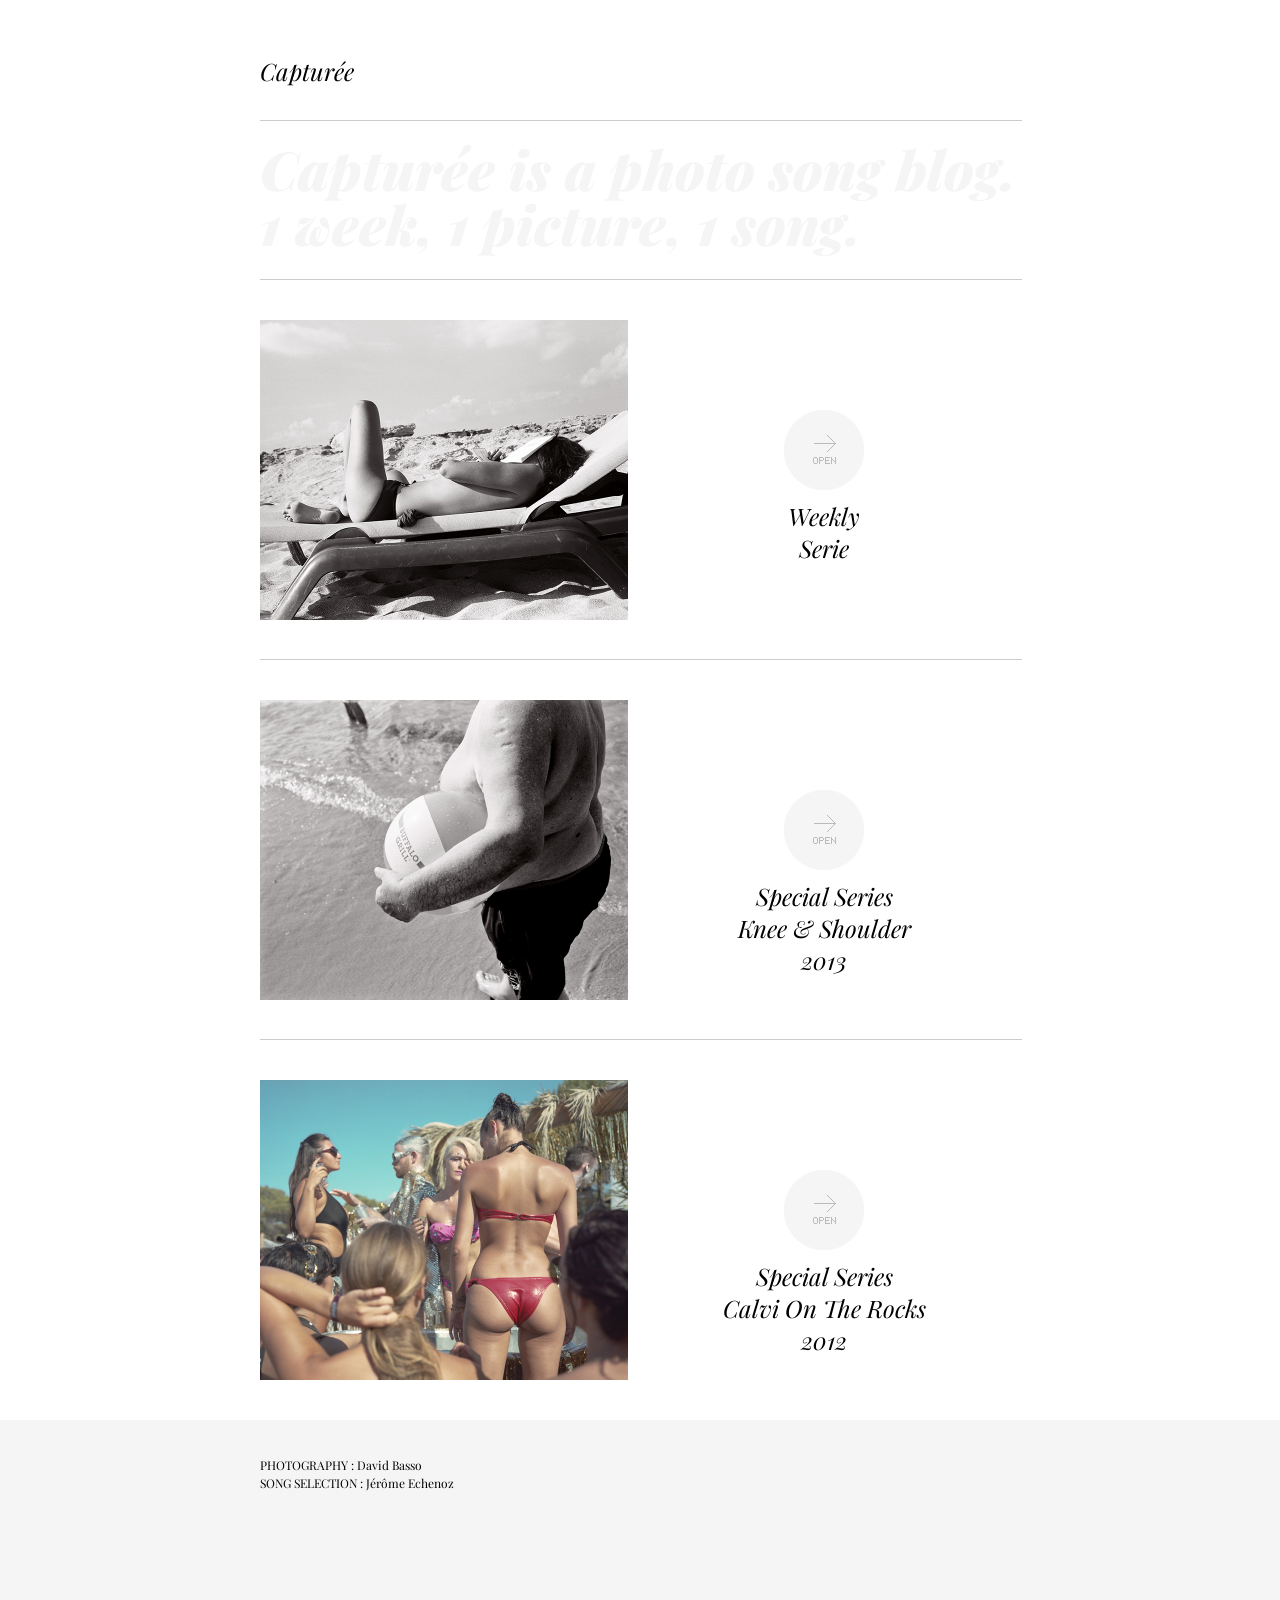
<file: index.html>
<!DOCTYPE html PUBLIC "-//W3C//DTD XHTML 1.0 Strict//EN" "http://www.w3.org/TR/xhtml1/DTD/xhtml1-strict.dtd">
<html xmlns="http://www.w3.org/1999/xhtml" lang="fr" xml:lang="de">
<head>
	<meta http-equiv="content-type" content="text/html; charset=utf-8" />
	<meta http-equiv="Content-Security-Policy" content="default-src * 'unsafe-inline' 'unsafe-eval' data: blob:;" />
	<meta http-equiv="Content-Script-Type" content="text/javascript" />
	<meta http-equiv="Content-Style-Type" content="text/css" />

    <meta http-equiv="description" name="description" content="Photo Song Blog - 1 week, 1 picture, 1 song - by David BASSO and Jerome Tacteel Echenoz" />
    <meta name="keywords" lang="fr" content="photo, song, blog, basso, echenoz, tacteel, capturee, song, uzik, paris, france" />
    <meta name="author" lang="fr" content="David Basso" />
    <meta name="copyright" content="Copyright (c) 2010 David Basso - All rights reserved" />
    <meta name="identifier-url" content="http://www.capturee.fr" />
    <meta name="expires" content="never" />
    <meta name="revisit-after" content="7 days" />
    <meta name="viewport" content="width=device-width, initial-scale=1" />
    
   
	<script type="text/javascript" src="js/jquery-1.4.2.min.js"></script>
    <script type="text/javascript" src="js/jquery.jcarousel.min.js"></script>
    <link rel="stylesheet" type="text/css" href="css/skin.css" />
    
	<script type="text/javascript">
    function mycarousel_initCallback(carousel)
    {
        // Disable autoscrolling if the user clicks the prev or next button.
        carousel.buttonNext.bind('click', function() {
            carousel.startAuto(0);
        });
    
        carousel.buttonPrev.bind('click', function() {
            carousel.startAuto(0);
        });
    
        // Pause autoscrolling if the user moves with the cursor over the clip.
        carousel.clip.hover(function() {
            carousel.stopAuto();
        }, function() {
            carousel.startAuto();
        });
    };
	
	jQuery.easing['easeInOutExpo'] = function (x, t, b, c, d) {
		if (t==0) return b;
		if (t==d) return b+c;
		if ((t/=d/2) < 1) return c/2 * Math.pow(2, 10 * (t - 1)) + b;
		return c/2 * (-Math.pow(2, -10 * --t) + 2) + b;
	};
    
    jQuery(document).ready(function() {
        jQuery('#mycarousel').jcarousel({
            auto: 1.5,
			wrap: "circular",
			animation: 600,
			vertical: true,
			size: 4,
			scroll: 1,
			easing: 'easeInOutExpo',
            initCallback: mycarousel_initCallback
        });
    });
	
	jQuery(document).ready(function() {
        jQuery('#mycarousel2').jcarousel({
            auto: 1.5,
			wrap: "circular",
			animation: 600,
			vertical: true,
			size: 4,
			scroll: 1,
			easing: 'easeInOutExpo',
            initCallback: mycarousel_initCallback
        });
    });	
	
	jQuery(document).ready(function() {
        jQuery('#mycarousel3').jcarousel({
            auto: 1.5,
			wrap: "circular",
			animation: 600,
			vertical: true,
			size: 3,
			scroll: 1,
			easing: 'easeInOutExpo',
            initCallback: mycarousel_initCallback
        });
    });	
    </script>    

	<title>Capturée (by David Basso &amp; Jérôme Echenoz) / 1 week, 1 picture, 1 song</title>
<link href="css/cssINDEX.css" rel="stylesheet" type="text/css" />
<link href='https://fonts.googleapis.com/css?family=Playfair+Display:400,700,400italic,700italic' rel='stylesheet' type='text/css'>

<script type="text/javascript">
function MM_swapImgRestore() { //v3.0
  var i,x,a=document.MM_sr; for(i=0;a&&i<a.length&&(x=a[i])&&x.oSrc;i++) x.src=x.oSrc;
}
function MM_preloadImages() { //v3.0
  var d=document; if(d.images){ if(!d.MM_p) d.MM_p=new Array();
    var i,j=d.MM_p.length,a=MM_preloadImages.arguments; for(i=0; i<a.length; i++)
    if (a[i].indexOf("#")!=0){ d.MM_p[j]=new Image; d.MM_p[j++].src=a[i];}}
}

function MM_findObj(n, d) { //v4.01
  var p,i,x;  if(!d) d=document; if((p=n.indexOf("?"))>0&&parent.frames.length) {
    d=parent.frames[n.substring(p+1)].document; n=n.substring(0,p);}
  if(!(x=d[n])&&d.all) x=d.all[n]; for (i=0;!x&&i<d.forms.length;i++) x=d.forms[i][n];
  for(i=0;!x&&d.layers&&i<d.layers.length;i++) x=MM_findObj(n,d.layers[i].document);
  if(!x && d.getElementById) x=d.getElementById(n); return x;
}

function MM_swapImage() { //v3.0
  var i,j=0,x,a=MM_swapImage.arguments; document.MM_sr=new Array; for(i=0;i<(a.length-2);i+=3)
   if ((x=MM_findObj(a[i]))!=null){document.MM_sr[j++]=x; if(!x.oSrc) x.oSrc=x.src; x.src=a[i+2];}
}

//GOOGLE

  var _gaq = _gaq || [];
  _gaq.push(['_setAccount', 'UA-20911489-1']);
  _gaq.push(['_trackPageview']);

  (function() {
    var ga = document.createElement('script'); ga.type = 'text/javascript'; ga.async = true;
    ga.src = ('https:' == document.location.protocol ? 'https://ssl' : 'http://www') + '.google-analytics.com/ga.js';
    var s = document.getElementsByTagName('script')[0]; s.parentNode.insertBefore(ga, s);
  })();

</script>
</head>

<body onload="MM_preloadImages('assets/OPEN2.jpg')">
<div id="header">
  <div id="logo">Capturée</div>
<div id="lineSeparation1">
    	<hr color="#cccccc" width="760" size="1" style=" position:relative; top:31px;" />
    </div>
</div>
<div id="middleText">
	<div id="text1"><br /><br /><br /><br />Capturée is a photo song blog.<br /><br /><br /><br /><br />1 week, 1 picture, 1 song.
	</div>
    <div id="lineSeparation2">
    	<hr color="#cccccc" width="760" size="1" style=" position:relative; top:31px;" />
    </div>
</div>
<div id="mobileTagline">Capturee is a photo song blog.<br />1 week, 1 picture, 1 song.</div>
<div id="middlePush">
	<div id="photoCadre"><a href="weekly.html" onmouseout="MM_swapImgRestore()" onmouseover="MM_swapImage('pushOPEN','','assets/OPEN2.jpg',1)">
      <ul id="mycarousel" class="jcarousel-skin-tango">
    <li><img src="img/INDEX1-014.jpg" width="368" height="300" alt="" /></li>
    <li><img src="img/INDEX1-013.jpg" width="368" height="300" alt="" /></li>
    <li><img src="img/INDEX1-012.jpg" width="368" height="300" alt="" /></li>
    <li><img src="img/INDEX1-011.jpg" width="368" height="300" alt="" /></li>
      </ul>
    </a></div>
    <div id="pushCadre">
        <div id="pushBTN">
          <a href="weekly.html" onmouseout="MM_swapImgRestore()" onmouseover="MM_swapImage('pushOPEN','','assets/OPEN2.jpg',1)"><img src="assets/OPEN1.jpg" width="100" height="100" border="0" id="pushOPEN" /></a>
        </div>
        <div id="pushTXT">Weekly<br />Serie</div>
    </div>	
    <div id="lineSeparation2">
    	<hr color="#cccccc" width="760" size="1" style=" position:relative; top:31px;" />
    </div>
</div>

<div id="middlePush">
	<div id="photoCadre"><a href="kneeandshoulder/index.html" onmouseout="MM_swapImgRestore()" onmouseover="MM_swapImage('pushOPEN3','','assets/OPEN2.jpg',1)">
      <ul id="mycarousel3" class="jcarousel-skin-tango">
    <li><img src="img/INDEX3.jpg" width="368" height="300" alt="" /></li>
    <li><img src="img/INDEX32.jpg" width="368" height="300" alt="" /></li>
    <li><img src="img/INDEX33.jpg" width="368" height="300" alt="" /></li>
      </ul>
    </a></div>
    <div id="pushCadre">
        <div id="pushBTN">
          <a href="kneeandshoulder/index.html" onmouseout="MM_swapImgRestore()" onmouseover="MM_swapImage('pushOPEN3','','assets/OPEN2.jpg',1)"><img src="assets/OPEN1.jpg" width="100" height="100" border="0" id="pushOPEN3" /></a>
        </div>
        <div id="pushTXT">Special Series<br />Knee & Shoulder<br />2013</div>
    </div>	
    <div id="lineSeparation2">
    	<hr color="#cccccc" width="760" size="1" style=" position:relative; top:31px;" />
    </div>
</div>

<div id="middlePush2">
	<div id="photoCadre"><a href="calvi2012/index.html" onmouseout="MM_swapImgRestore()" onmouseover="MM_swapImage('pushOPEN2','','assets/OPEN2.jpg',1)">
    <ul id="mycarousel2" class="jcarousel-skin-tango">
    <li><img src="img/INDEX2.jpg" width="368" height="300" alt="" /></li>
    <li><img src="img/INDEX22.jpg" width="368" height="300" alt="" /></li>
    <li><img src="img/INDEX23.jpg" width="368" height="300" alt="" /></li>
    <li><img src="img/INDEX24.jpg" width="368" height="300" alt="" /></li>
      </ul>
    </a></div>
    <div id="pushCadre">
        <div id="pushBTN">
          <a href="calvi2012/" onmouseout="MM_swapImgRestore()" onmouseover="MM_swapImage('pushOPEN2','','assets/OPEN2.jpg',1)"><img src="assets/OPEN1.jpg" width="100" height="100" border="0" id="pushOPEN2" /></a>
        </div>
        <div id="pushTXT">Special Series<br />Calvi On The Rocks<br />2012</div>
    </div>
</div>
<div id="footer">
    <div id="footer2">
   		<div id="Credits"><br /><br />PHOTOGRAPHY : David Basso<br />SONG SELECTION : Jérôme Echenoz<br />
	</div>
        <div id="RS">
            <div id="RSfb">
                <iframe src="http://www.facebook.com/plugins/like.php?href=http%3A%2F%2Ffacebook.com%2Fpages%2FCapturee%2F187083431316201&amp;layout=button_count&amp;show_faces=false&amp;width=100&amp;action=like&amp;colorscheme=light&amp;height=21" scrolling="no" frameborder="0" height="20px"></iframe>    
            </div>
        </div>
    </div>
    
</div>


</body>
</html>
</file>
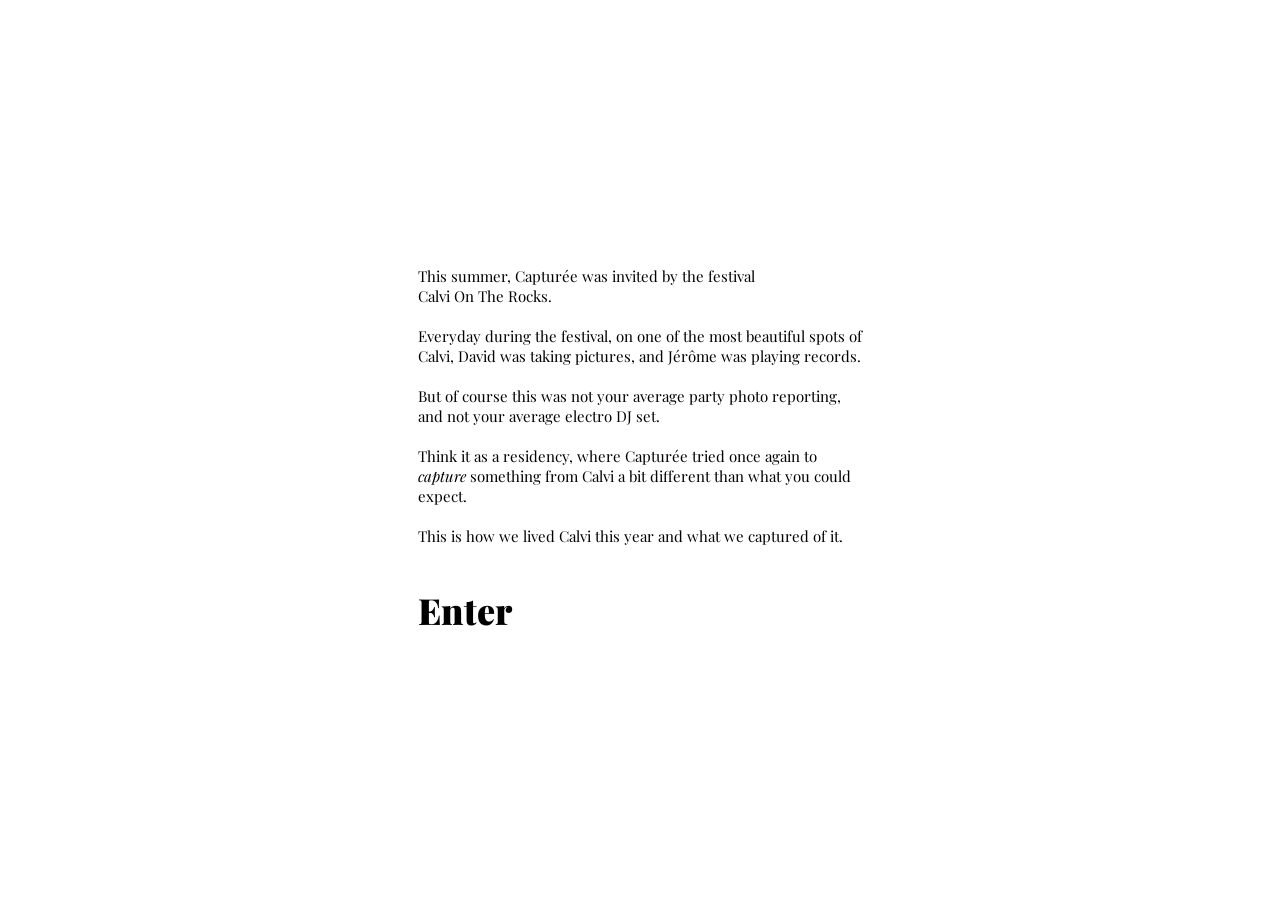
<file: calvi2012/index.html>
<html xmlns="http://www.w3.org/1999/xhtml">
<head>
	<meta http-equiv="content-type" content="text/html; charset=utf-8" />
	<meta http-equiv="Content-Security-Policy" content="default-src * 'unsafe-inline' 'unsafe-eval' data: blob:;" />
	<meta http-equiv="Content-Script-Type" content="text/javascript" />
	<meta http-equiv="Content-Style-Type" content="text/css" />

	<link href='https://fonts.googleapis.com/css?family=Playfair+Display:400,700,400italic,700italic' rel='stylesheet' type='text/css'>
    <meta http-equiv="description" name="description" content="Photo Song Blog - Calvi On The Rocks - In Casa - by David BASSO and Jerome Tacteel Echenoz" />
    <meta name="keywords" lang="fr" content="photo, song, blog, basso, echenoz, tacteel, capturee, song, uzik, paris, france" />
    <meta name="author" lang="fr" content="David Basso" />
    <meta name="copyright" content="Copyright (c) 2012 David Basso - All rights reserved" />
    <meta name="identifier-url" content="http://www.capturee.fr" />
    <meta name="expires" content="never" />
    <meta name="revisit-after" content="7 days" />

<title>Capturée - In Casa / CALVI ON THE ROCKS 2012</title>
<style type="text/css">
.introTxt {
	font-family: 'Playfair Display', Georgia, serif;
	width:445px;
	font-size:15px;
	
}
a {
	color: #000000;
	text-decoration: none;
	border: none;
	margin-left:0px;
	font-family: 'Playfair Display', Georgia, serif;
}
.enter {
	font-family: 'Playfair Display', Georgia, serif;
	font-weight: 900;
	font-size:36px;
}
</style>
</head>

<body>
<table cellpadding="0" cellspacing="0" width="100%" height="100%" border="0">
		<tr align="center">
			<td align="center">
				<table cellpadding="0" cellspacing="0" border="0">
					<tr>
						<td><div class="introTxt"><a href="index2.html">This summer, Capturée was invited by the festival<br>Calvi On The Rocks.<br><br>
						  Everyday during the festival, on one of the most beautiful spots of Calvi, David was taking pictures, and Jérôme was playing records.<br><br>
					    But of course this was not your average party photo reporting, and not your average electro DJ set.<br><br>
						  Think it as a residency, where Capturée tried once again to <i>capture</i> something from Calvi a bit different than what you could expect.<br><br>
					    This is how we lived Calvi this year and what we captured of it.<br><br><br>
					    <span class="enter">Enter</span> </a></div></td>
					</tr>											
				</table>				
			</td>
		</tr>
	</table>
</body>
</html>
</file>
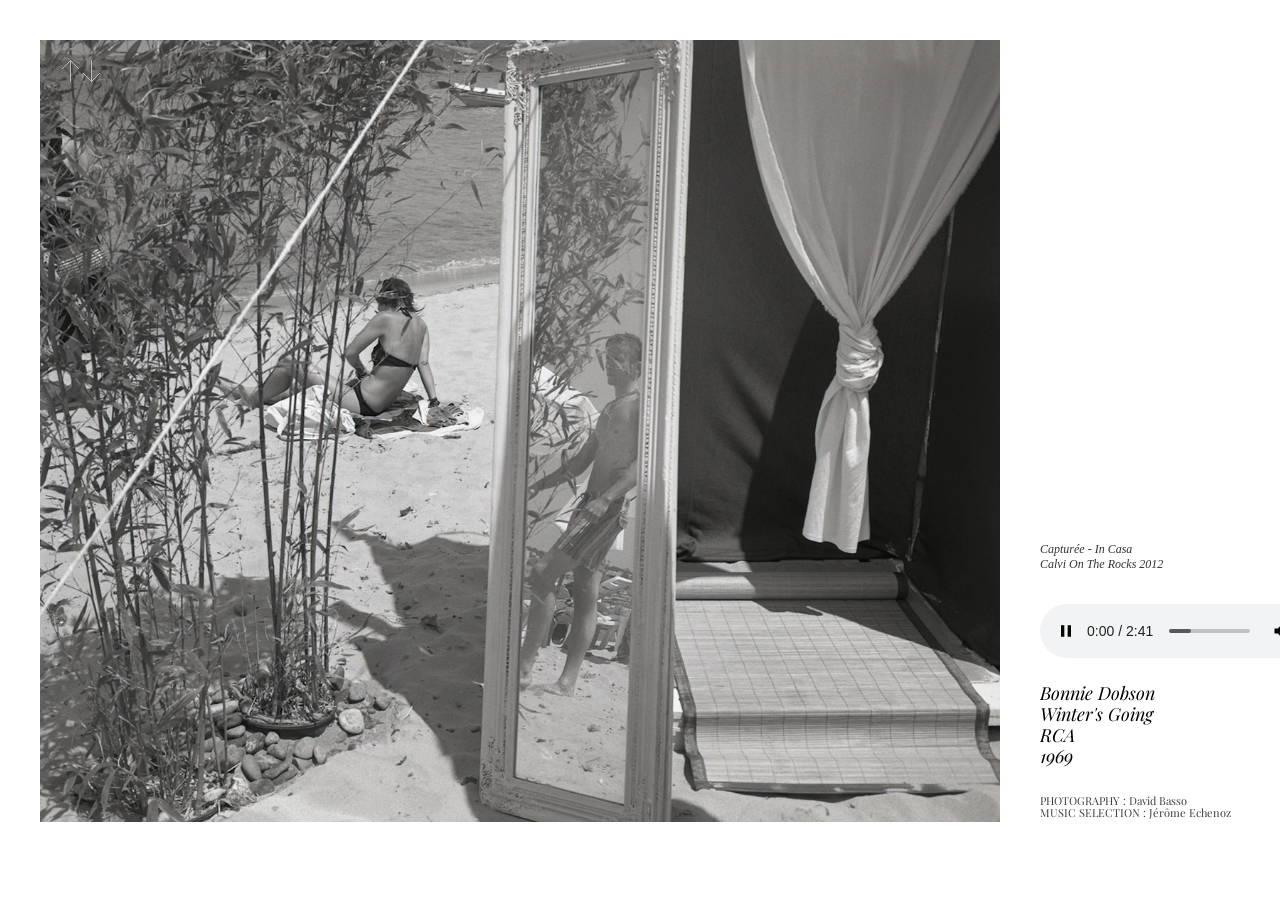
<file: calvi2012/index2.html>
<!DOCTYPE html PUBLIC "-//W3C//DTD XHTML 1.0 Strict//EN" "http://www.w3.org/TR/xhtml1/DTD/xhtml1-strict.dtd">
<html xmlns="http://www.w3.org/1999/xhtml" lang="fr" xml:lang="de">
<head>
	<meta http-equiv="content-type" content="text/html; charset=utf-8" />
	<meta http-equiv="Content-Security-Policy" content="default-src * 'unsafe-inline' 'unsafe-eval' data: blob:;" />
	<meta http-equiv="Content-Script-Type" content="text/javascript" />
	<meta http-equiv="Content-Style-Type" content="text/css" />

    <meta http-equiv="description" name="description" content="Photo Song Blog - Calvi On The Rocks - In Casa - by David BASSO and Jerome Tacteel Echenoz" />
    <meta name="keywords" lang="fr" content="photo, song, blog, basso, echenoz, tacteel, capturee, song, uzik, paris, france" />
    <meta name="author" lang="fr" content="David Basso" />
    <meta name="copyright" content="Copyright (c) 2012 David Basso - All rights reserved" />
    <meta name="identifier-url" content="http://www.capturee.fr" />
    <meta name="expires" content="never" />
    <meta name="revisit-after" content="7 days" />

	<title>Capturée - In Casa / CALVI ON THE ROCKS 2012</title>
 
	<!-- <link type="text/css" href="css/style.css" media="screen" rel="stylesheet" /> -->
	<link type="text/css" href="css/dockCADRE.css" media="screen" rel="stylesheet" />
	<link href='https://fonts.googleapis.com/css?family=Playfair+Display:400,700,400italic,700italic' rel='stylesheet' type='text/css'>
	<link title="cssCADRE" rel="stylesheet" type="text/css" href="css/cssCADRE.css" media="screen">
    <link href="css/popover.css" rel="stylesheet" type="text/css">
	
	<script type="text/javascript" src="js/jquery-1.3.2.min.js"></script>
	<script type="text/javascript" src="js/jquery.easing.1.3.js"></script>
	<script type="text/javascript" src="js/jquery.effects.core.min.js"></script>
	<script type="text/javascript" src="js/jquery.effects.slide.min.js"></script>
	<script type="text/javascript" src="js/jquery.effects.blind.min.js"></script>

	<script type="text/javascript" src="js/jquery.superbgimageCADRE.min.js"></script>

	<script type="text/javascript" src="js/fs.js"></script>
	<script type="text/javascript" src="js/dockCADRE.js"></script>
    
    <script type="text/javascript" src="js/swfobject.js"/></script>
    
    <script src="js/popover.js" type="text/javascript"></script>

<script type="text/javascript">


//AUDIO
function loadPlayer() {
	var audioPlayerVal = new Audio();
	audioPlayerVal.controls="controls";
	audioPlayerVal.autoplay="autoplay";
	audioPlayerVal.volume=1;
	audioPlayerVal.addEventListener('ended',superbgimage_click,true);
	audioPlayerVal.addEventListener('error',errorFallback,true);
	//audioPlayerVal.addEventListener('ended', alert("fini"));
	document.getElementById("audioplayer").appendChild(audioPlayerVal);
	nextSong();
}
function nextSong() {
	if(urlsong!='vide') {
		var audioPlayerVal = document.getElementsByTagName('audio')[0];
		if(audioPlayerVal!=undefined) {
			audioPlayerVal.volume=1;
			audioPlayerVal.src=urlsong;
			audioPlayerVal.load();
			audioPlayerVal.play();
		} else {
			loadPlayer();
		}
	} else {
		alert('the end!');
	}
}
function errorFallback() {
		nextSong();
}
function playPause() {
	var audioPlayerVal = document.getElementsByTagName('audio')[0];
	if(audioPlayerVal!=undefined) {
		if (audioPlayerVal.paused) {
			audioPlayerVal.play();
		} else {
			audioPlayerVal.pause();
		}
	} else {
		loadPlayer();
	}
}
function pickSong(num) {
	next = num;
	nextSong();
}

var urlsong = 'vide';



////////////////////////

function setActiveStyleSheet(title) {
   var i, a, main;
   for(i=0; (a = document.getElementsByTagName("link")[i]); i++) {
     if(a.getAttribute("rel").indexOf("style") != -1
        && a.getAttribute("title")) {
       a.disabled = true;
       if(a.getAttribute("title") == title) a.disabled = false;
     }
   }
 	document.getElementById("imgPREV").src = "assets/previous2.gif";
	document.getElementById("imgNEXT").src = "assets/next2.gif";
}

$(function() {

	// Options for SuperBGImage
		$.fn.superbgimage.options = {
		id: 'superbgimage', // id for the containter
		z_index: 0, // z-index for the container
		inlineMode: 0, // 0-resize to browser size, 1-do not resize to browser-size
		showimage: 1, // number of first image to display
		vertical_center: 0, // 0-align top, 1-center vertical
		transition: 91, // 0-none, 1-fade, 2-slide down, 3-slide left, 4-slide top, 5-slide right, 6-blind horizontal, 7-blind vertical, 90-slide right/left, 91-slide top/down
		transitionout: 1, // 0-no transition for previous image, 1-transition for previous image
		randomtransition: 0, // 0-none, 1-use random transition (0-7)
		showtitle: 0, // 0-none, 1-show title
		slideshow: 0, // 0-none, 1-autostart slideshow
		slide_interval: 50000, // interval for the slideshow
		randomimage: 0, // 0-none, 1-random image
		speed: 'slow', // animation speed
		preload: 1, // 0-none, 1-preload images
		onShow: superbgimage_show, // function-callback show image
		onClick: superbgimage_click, // function-callback click image
		onHide: superbgimage_hide, // function-callback hide image
		onMouseenter: superbgimage_mouseenter, // function-callback mouseenter
		onMouseleave: superbgimage_mouseleave, // function-callback mouseleave
		onMousemove: superbgimage_mousemove // function-callback mousemove
	};

	// initialize SuperBGImage
	$('#dock3').css("visibility",'hidden');	
	$('#thumbs1').superbgimage();
	if( navigator.userAgent.match(/webOS/i) || navigator.userAgent.match(/iPhone/i) || navigator.userAgent.match(/iPod/i) || navigator.userAgent.match(/iPad/i) || ('ontouchstart' in window)){
		showPopOver('pop2');
	}﻿

});

// function callback on hiding image
function superbgimage_hide(img) {
	$('#showtitle').hide();
}

// function callback on showing image
// get title and display it
function superbgimage_show(img) {
		
	$('.prev').css("visibility",'visible');
	$('.next').css("visibility",'visible');
	$('#superbgimage').append($('#showtitle'));
	$('a.imagecount').html(/*'image ' +*/ img /*+ ' of ' + $.superbg_imgIndex*/);
	$('a.title').fadeIn('fast');
	
	var songURL= "audio/" + $('#thumbs1 a' + "[rel='" + img + "']").attr('song') + ".mp3";
	setActiveStyleSheet('cssCADRE');
	
	urlsong = songURL;
	nextSong();
	
}

// function callback on clicking image, show next slide
function superbgimage_click(img) {
	$('#thumbs').nextSlide();
}

my_slideshowActive = false;

// function callback onmouseenter, stop slideshow, show pause-indicator
function superbgimage_mouseenter(img) {
	if ($.superbg_slideshowActive) {
		my_slideshowActive = true;
		if ($('#pause').length == 0) { 
			$('body').prepend('<div id="pause"><img src="pause.png" \/><\/div>');
		}
		$('#pause').css('position', 'absolute').css('z-index', 3).show();
		return $('#thumbs').stopSlideShow();
	}
}

// function callback onmouseleave, start slideshow, hide pause-indicator
function superbgimage_mouseleave(img) {
	if (my_slideshowActive && ($('#pause').length > 0) && ($('#pause').css('display') == 'block'))  { 
		$('#pause').hide();
		return $('#thumbs').startSlideShow();
	}	
}

// function callback onmousemove, show and move pause-indicator
function superbgimage_mousemove(img, e) {
	if (my_slideshowActive && ($('#pause').length > 0)) { 
		$("#pause").css("top",(e.pageY + 20) + "px").css("left",(e.pageX + 20) + "px").show();
	}
}


//GOOGLE

  var _gaq = _gaq || [];
  _gaq.push(['_setAccount', 'UA-20911489-1']);
  _gaq.push(['_trackPageview']);

  (function() {
    var ga = document.createElement('script'); ga.type = 'text/javascript'; ga.async = true;
    ga.src = ('https:' == document.location.protocol ? 'https://ssl' : 'http://www') + '.google-analytics.com/ga.js';
    var s = document.getElementsByTagName('script')[0]; s.parentNode.insertBefore(ga, s);
  })();

</script>


</head>

<body>


<div id="overlay"> <!-- content above BGimage -->

<div id="pop2" class="popover2" align="center">
			<a href="javascript:closePopOver('pop2');" onclick="playPause()">touch me...</a>
		</div>		
<div id="transBG" class="transBG"></div>

<a class="prev" href="#"><img id="imgPREV" src="assets/previous2.gif" alt="previous" /></a>
     <a class="next" href="#"><img id="imgNEXT" src="assets/next2.gif" alt="next" /></a>

<div id="dock3">
	<br /><br /><br /><br /><br /><br />
    Capturée - In Casa<br />
    Calvi On The Rocks 2012
</div>
<div id="dock">
		<meta name="description" content="capturée (by David Basso & Jérôme Echenoz)" />
        <div id='audioplayer'></div>
    	<br />
        <a class="titleArtiste titresong"></a><br />
        <a class="titleTrack titresong"></a><br />
        <a class="titleLabel titresong"></a><br />
        <a class="titleYear titresong"></a><br /><br />
        <div id="dock-credits" style="display:block; line-height:12px; font-family:'Playfair Display',Georgia,serif; font-size:11px; color:#3E3E3E; margin-top:6px;">
          PHOTOGRAPHY : David Basso<br />
          MUSIC SELECTION : J&eacute;r&ocirc;me Echenoz
        </div>
<fieldset id="control">
    </fieldset>
  <br /></div>
  <div id="dock2">
        

		
<fieldset id="thumbs1">
       		<br /><br /><br /><br /><br />
            <a href="img/calvi01.jpg" titleArtiste="Bonnie Dobson" titleTrack="Winter's Going" titleLabel="RCA" titleYear="1969" song="calvi01 - Winter s Going" date="26/07/2012" dark="black">1</a>
            <a href="img/calvi02.jpg" titleArtiste="Phill and Friends" titleTrack="This Man" titleLabel="Rio Records" titleYear="1980" song="calvi02 - This Man" date="26/07/2012" dark="black">2</a>
            <a href="img/calvi03.jpg" titleArtiste="Electronicat" titleTrack="Purple and Green" titleLabel="I'm A Cliché" titleYear="2001" song="calvi03 - Purple and Green" date="26/07/2012" dark="black">3</a>
            <a href="img/calvi04.jpg" titleArtiste="Boz Scaggs" titleTrack="Lowdown" titleLabel="Columbia" titleYear="1976" song="calvi04 - Lowdown" date="26/07/2012" dark="black">4</a>
            <a href="img/calvi05.jpg" titleArtiste="Lucio Battisti" titleTrack="Amarsi Un Po'" titleLabel="Numero Uno" titleYear="1977" song="calvi05 - Amarsi un po" date="26/07/2012" dark="black">5</a>
            <a href="img/calvi06.jpg" titleArtiste="Orlando Johnson" titleTrack="Turn The Music On (Jelly Bean mix)" titleLabel="Antibe Music" titleYear="2010" song="calvi06 - Turn The Music On (Jellybean Mix)" date="26/07/2012" dark="black">6</a>
            <a href="img/calvi07.jpg" titleArtiste="Kindness" titleTrack="SEOD (Zdar Dub Mix)" titleLabel="Female Energy" titleYear="2012" song="calvi07 - SEOD (Zdar Dub Mix)" date="26/07/2012" dark="black">7</a>
            <a href="img/calvi08.jpg" titleArtiste="The Beatles" titleTrack="Because (a capella)" titleLabel="Apple" titleYear="1996" song="calvi08 - Because (a cappella)" date="26/07/2012" dark="black">8</a>
            <a href="img/calvi09.jpg" titleArtiste="The Cryin' Shames" titleTrack="Please Stay" titleLabel="Decca" titleYear="1966" song="calvi09 - Please Stay" date="26/07/2012" dark="black">9</a>
            <a href="img/calvi10.jpg" titleArtiste="Wicked Game" titleTrack="Pipilotti Rist" titleLabel="Unreleased" titleYear="" song="calvi10 - Wicked Game" date="26/07/2012" dark="black">10</a>
            <a href="img/calvi11.jpg" titleArtiste="Soul Clap" titleTrack="Kissing Game" titleLabel="blog.soulclap.us" titleYear="2009" song="calvi11 - Kissing Game" date="26/07/2012" dark="black">11</a>
            <a href="img/calvi12.jpg" titleArtiste="Pasteur Lappé" titleTrack="As far as I can remember (memories)" titleLabel="Sekele Productions" titleYear="1979" song="calvi12 - As far as I can remember (memories)" date="26/07/2012" dark="black">12</a>
			<br style="clear:both"/>
	  </fieldset>

        
	</div>
  </div>
</div>
	

</div>
		
	</div>

<!--<div id="showtitle">
		 <p class="imagecount small">1 of 1</p>
		 <p class="title small">description</p>
	</div> no need for this anymore-->


	
</body>
</html>
</file>
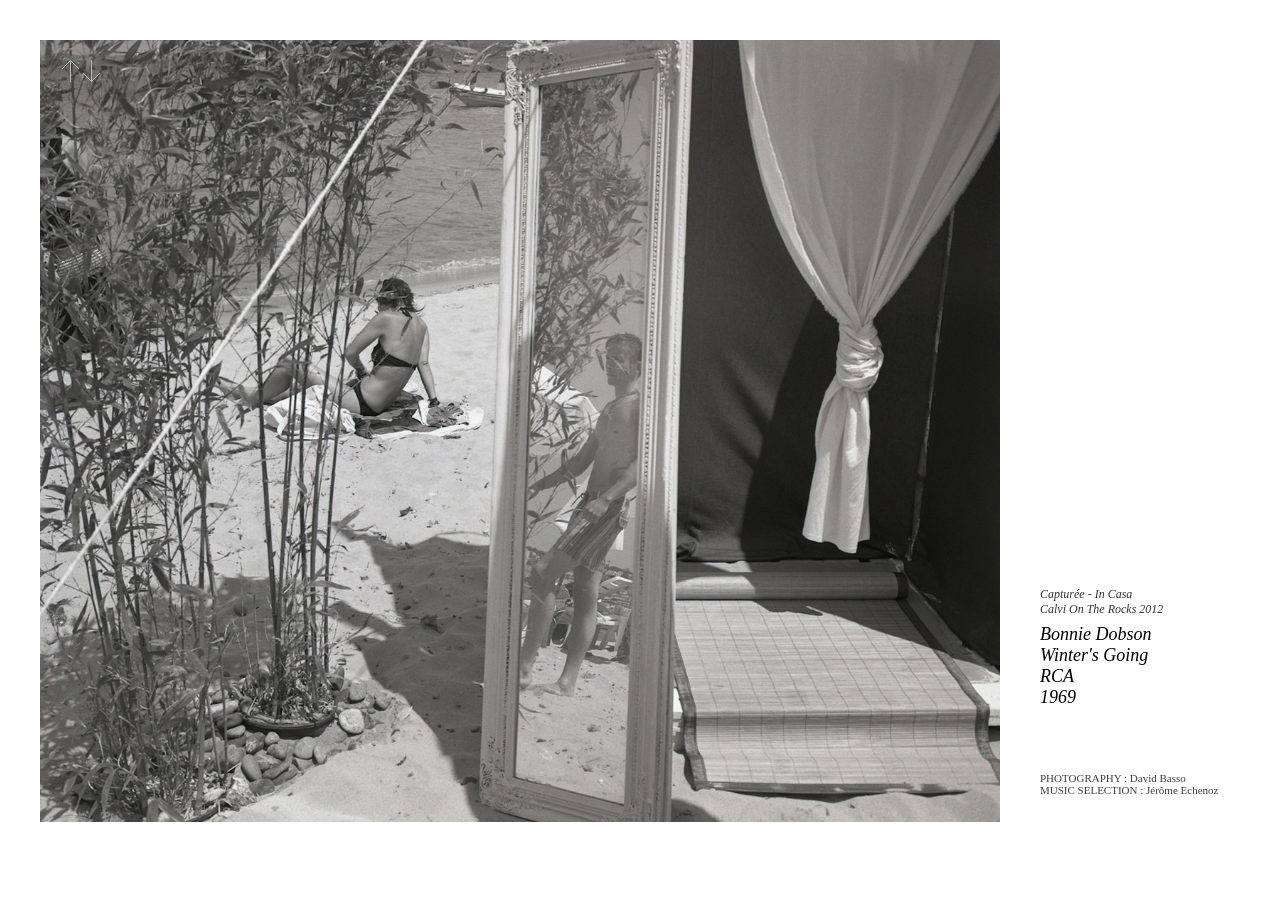
<file: calvi2012/index2old.html>
<!DOCTYPE html PUBLIC "-//W3C//DTD XHTML 1.0 Strict//EN" "http://www.w3.org/TR/xhtml1/DTD/xhtml1-strict.dtd">
<html xmlns="http://www.w3.org/1999/xhtml" lang="fr" xml:lang="de">
<head>
	<meta http-equiv="content-type" content="text/html; charset=utf-8" />
	<meta http-equiv="Content-Script-Type" content="text/javascript" />
	<meta http-equiv="Content-Style-Type" content="text/css" />

    <meta http-equiv="description" name="description" content="Photo Song Blog - Calvi On The Rocks - In Casa - by David BASSO and Jerome Tacteel Echenoz" />
    <meta name="keywords" lang="fr" content="photo, song, blog, basso, echenoz, tacteel, capturee, song, uzik, paris, france" />
    <meta name="author" lang="fr" content="David Basso" />
    <meta name="copyright" content="Copyright (c) 2012 David Basso - All rights reserved" />
    <meta name="identifier-url" content="http://www.capturee.fr" />
    <meta name="expires" content="never" />
    <meta name="revisit-after" content="7 days" />

	<title>Capturée - In Casa / CALVI ON THE ROCKS 2012</title>
 
	<!-- <link type="text/css" href="css/style.css" media="screen" rel="stylesheet" /> -->
	<link type="text/css" href="css/dockCADRE.css" media="screen" rel="stylesheet" />

	<link title="cssCADRE" rel="stylesheet" type="text/css" href="css/cssCADRE.css" media="screen">

	<script type="text/javascript" src="js/jquery-1.3.2.min.js"></script>
	<script type="text/javascript" src="js/jquery.easing.1.3.js"></script>
	<script type="text/javascript" src="js/jquery.effects.core.min.js"></script>
	<script type="text/javascript" src="js/jquery.effects.slide.min.js"></script>
	<script type="text/javascript" src="js/jquery.effects.blind.min.js"></script>

	<script type="text/javascript" src="js/jquery.superbgimageCADRE.min.js"></script>

	<script type="text/javascript" src="js/fs.js"></script>
	<script type="text/javascript" src="js/dockCADRE.js"></script>
    
    <script type="text/javascript" src="js/swfobject.js"/></script>

<script type="text/javascript">

function setActiveStyleSheet(title) {
   var i, a, main;
   for(i=0; (a = document.getElementsByTagName("link")[i]); i++) {
     if(a.getAttribute("rel").indexOf("style") != -1
        && a.getAttribute("title")) {
       a.disabled = true;
       if(a.getAttribute("title") == title) a.disabled = false;
     }
   }
 	document.getElementById("imgPREV").src = "assets/previous2.gif";
	document.getElementById("imgNEXT").src = "assets/next2.gif";
}

$(function() {

	// Options for SuperBGImage
		$.fn.superbgimage.options = {
		id: 'superbgimage', // id for the containter
		z_index: 0, // z-index for the container
		inlineMode: 0, // 0-resize to browser size, 1-do not resize to browser-size
		showimage: 1, // number of first image to display
		vertical_center: 0, // 0-align top, 1-center vertical
		transition: 91, // 0-none, 1-fade, 2-slide down, 3-slide left, 4-slide top, 5-slide right, 6-blind horizontal, 7-blind vertical, 90-slide right/left, 91-slide top/down
		transitionout: 1, // 0-no transition for previous image, 1-transition for previous image
		randomtransition: 0, // 0-none, 1-use random transition (0-7)
		showtitle: 0, // 0-none, 1-show title
		slideshow: 0, // 0-none, 1-autostart slideshow
		slide_interval: 50000, // interval for the slideshow
		randomimage: 0, // 0-none, 1-random image
		speed: 'slow', // animation speed
		preload: 1, // 0-none, 1-preload images
		onShow: superbgimage_show, // function-callback show image
		onClick: superbgimage_click, // function-callback click image
		onHide: superbgimage_hide, // function-callback hide image
		onMouseenter: superbgimage_mouseenter, // function-callback mouseenter
		onMouseleave: superbgimage_mouseleave, // function-callback mouseleave
		onMousemove: superbgimage_mousemove // function-callback mousemove
	};

	// initialize SuperBGImage
	
	$('#dock3').css("visibility",'hidden');	
	$('#thumbs1').superbgimage();

});

// function callback on hiding image
function superbgimage_hide(img) {
	$('#showtitle').hide();
}

// function callback on showing image
// get title and display it
function superbgimage_show(img) {
		
	$('.prev').css("visibility",'visible');
	$('.next').css("visibility",'visible');
	$('#superbgimage').append($('#showtitle'));
	$('a.imagecount').html(/*'image ' +*/ img /*+ ' of ' + $.superbg_imgIndex*/);
	$('a.title').fadeIn('fast');
	
	var songURL= "audio/" + $('#thumbs1 a' + "[rel='" + img + "']").attr('song') + ".mp3";
	setActiveStyleSheet('cssCADRE');
	var params = {};
	params.wmode = "transparent"; 
	swfobject.embedSWF('audio.swf', 'audioplayer', '204', '20', '8',false, { audioFile:songURL, autoStart:'true', controlsColor:'#B1AECC', backgroundColor:'#000000'  },params );
	
}

// function callback on clicking image, show next slide
function superbgimage_click(img) {
	$('#thumbs').nextSlide();
}

my_slideshowActive = false;

// function callback onmouseenter, stop slideshow, show pause-indicator
function superbgimage_mouseenter(img) {
	if ($.superbg_slideshowActive) {
		my_slideshowActive = true;
		if ($('#pause').length == 0) { 
			$('body').prepend('<div id="pause"><img src="pause.png" \/><\/div>');
		}
		$('#pause').css('position', 'absolute').css('z-index', 3).show();
		return $('#thumbs').stopSlideShow();
	}
}

// function callback onmouseleave, start slideshow, hide pause-indicator
function superbgimage_mouseleave(img) {
	if (my_slideshowActive && ($('#pause').length > 0) && ($('#pause').css('display') == 'block'))  { 
		$('#pause').hide();
		return $('#thumbs').startSlideShow();
	}	
}

// function callback onmousemove, show and move pause-indicator
function superbgimage_mousemove(img, e) {
	if (my_slideshowActive && ($('#pause').length > 0)) { 
		$("#pause").css("top",(e.pageY + 20) + "px").css("left",(e.pageX + 20) + "px").show();
	}
}


//GOOGLE

  var _gaq = _gaq || [];
  _gaq.push(['_setAccount', 'UA-20911489-1']);
  _gaq.push(['_trackPageview']);

  (function() {
    var ga = document.createElement('script'); ga.type = 'text/javascript'; ga.async = true;
    ga.src = ('https:' == document.location.protocol ? 'https://ssl' : 'http://www') + '.google-analytics.com/ga.js';
    var s = document.getElementsByTagName('script')[0]; s.parentNode.insertBefore(ga, s);
  })();

</script>


</head>

<body>


<div id="overlay"> <!-- content above BGimage -->
<a class="prev" href="#"><img id="imgPREV" src="assets/previous2.gif" alt="previous" /></a>
     <a class="next" href="#"><img id="imgNEXT" src="assets/next2.gif" alt="next" /></a>

<div id="dock3">
	<br /><br /><br /><br /><br /><br /><br /><br /><br />
    Capturée - In Casa<br />
    Calvi On The Rocks 2012
</div>
<div id="dock">
		<meta name="description" content="capturée (by David Basso & Jérôme Echenoz)" />
   		<br />
        <a class="titleArtiste titresong"></a><br />
        <a class="titleTrack titresong"></a><br />
        <a class="titleLabel titresong"></a><br />
    <a class="titleYear titresong"></a><br />
        <div id='audioplayer'>&nbsp;</div>
<fieldset id="control">
			<span class="credit">
	  PHOTOGRAPHY : David Basso<br />
			MUSIC SELECTION : J&eacute;r&ocirc;me Echenoz<br />
<div id="dock1">
            </span>  
    </fieldset>
  <br /></div>
  <div id="dock2">
        

		
<fieldset id="thumbs1">
       		<br /><br /><br /><br /><br />
            <a href="img/calvi01.jpg" titleArtiste="Bonnie Dobson" titleTrack="Winter's Going" titleLabel="RCA" titleYear="1969" song="calvi01 - Winter s Going" date="26/07/2012" dark="black">1</a>
            <a href="img/calvi02.jpg" titleArtiste="Phill and Friends" titleTrack="This Man" titleLabel="Rio Records" titleYear="1980" song="calvi02 - This Man" date="26/07/2012" dark="black">2</a>
            <a href="img/calvi03.jpg" titleArtiste="Electronicat" titleTrack="Purple and Green" titleLabel="I'm A Cliché" titleYear="2001" song="calvi03 - Purple and Green" date="26/07/2012" dark="black">3</a>
            <a href="img/calvi04.jpg" titleArtiste="Boz Scaggs" titleTrack="Lowdown" titleLabel="Columbia" titleYear="1976" song="calvi04 - Lowdown" date="26/07/2012" dark="black">4</a>
            <a href="img/calvi05.jpg" titleArtiste="Lucio Battisti" titleTrack="Amarsi Un Po'" titleLabel="Numero Uno" titleYear="1977" song="calvi05 - Amarsi un po" date="26/07/2012" dark="black">5</a>
            <a href="img/calvi06.jpg" titleArtiste="Orlando Johnson" titleTrack="Turn The Music On (Jelly Bean mix)" titleLabel="Antibe Music" titleYear="2010" song="calvi06 - Turn The Music On (Jellybean Mix)" date="26/07/2012" dark="black">6</a>
            <a href="img/calvi07.jpg" titleArtiste="Kindness" titleTrack="SEOD (Zdar Dub Mix)" titleLabel="Female Energy" titleYear="2012" song="calvi07 - SEOD (Zdar Dub Mix)" date="26/07/2012" dark="black">7</a>
            <a href="img/calvi08.jpg" titleArtiste="The Beatles" titleTrack="Because (a capella)" titleLabel="Apple" titleYear="1996" song="calvi08 - Because (a cappella)" date="26/07/2012" dark="black">8</a>
            <a href="img/calvi09.jpg" titleArtiste="The Cryin' Shames" titleTrack="Please Stay" titleLabel="Decca" titleYear="1966" song="calvi09 - Please Stay" date="26/07/2012" dark="black">9</a>
            <a href="img/calvi10.jpg" titleArtiste="Wicked Game" titleTrack="Pipilotti Rist" titleLabel="Unreleased" titleYear="" song="calvi10 - Wicked Game" date="26/07/2012" dark="black">10</a>
            <a href="img/calvi11.jpg" titleArtiste="Soul Clap" titleTrack="Kissing Game" titleLabel="blog.soulclap.us" titleYear="2009" song="calvi11 - Kissing Game" date="26/07/2012" dark="black">11</a>
            <a href="img/calvi12.jpg" titleArtiste="Pasteur Lappé" titleTrack="As far as I can remember (memories)" titleLabel="Sekele Productions" titleYear="1979" song="calvi12 - As far as I can remember (memories)" date="26/07/2012" dark="black">12</a>
			<br style="clear:both"/>
	  </fieldset>

        
	</div>
  </div>
</div>
	

</div>
		
	</div>

<!--<div id="showtitle">
		 <p class="imagecount small">1 of 1</p>
		 <p class="title small">description</p>
	</div> no need for this anymore-->


	
</body>
</html>
</file>
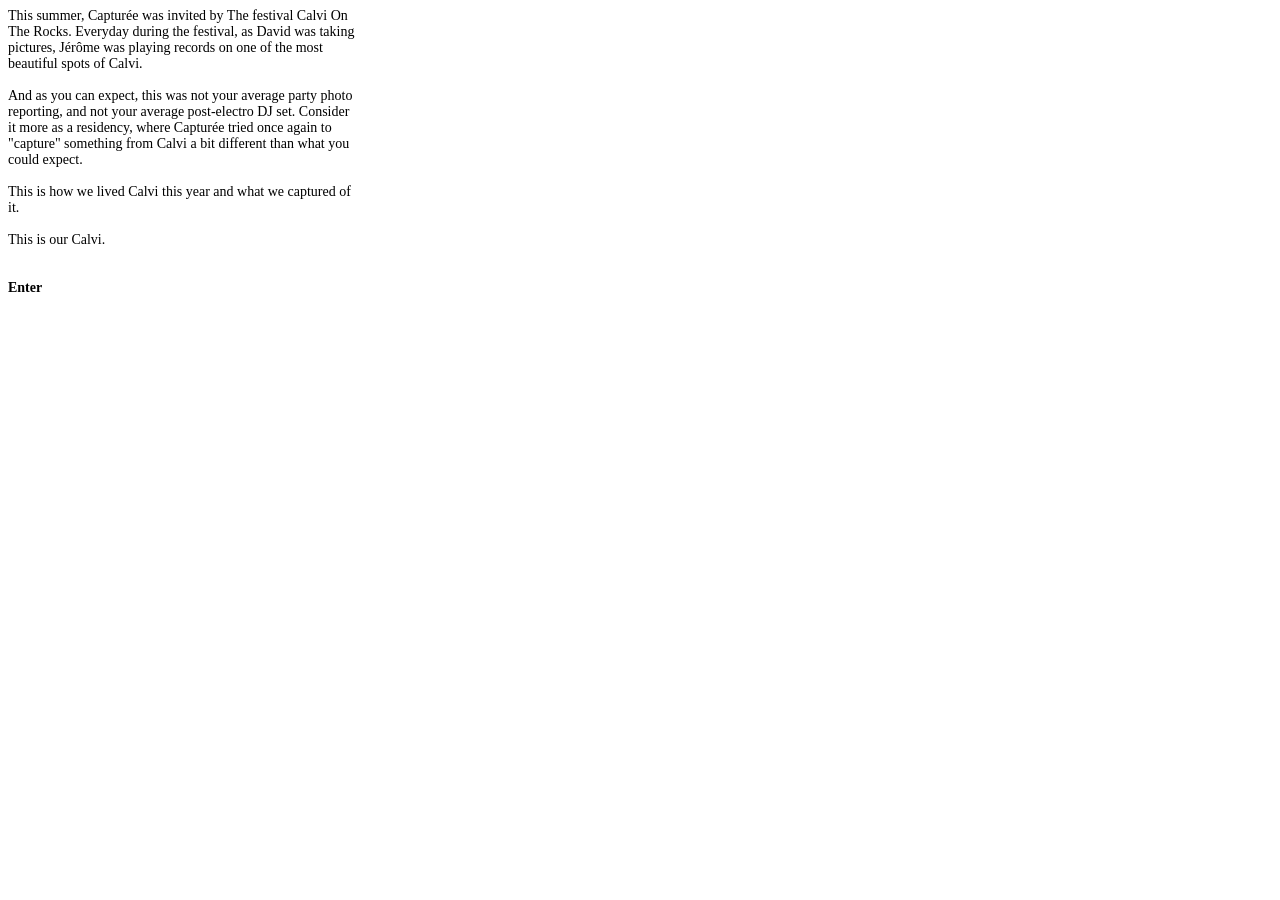
<file: calvi2012/intro2.html>
<html xmlns="http://www.w3.org/1999/xhtml">
<head>
	<meta http-equiv="content-type" content="text/html; charset=utf-8" />
	<meta http-equiv="Content-Security-Policy" content="default-src * 'unsafe-inline' 'unsafe-eval' data: blob:;" />
	<meta http-equiv="Content-Script-Type" content="text/javascript" />
	<meta http-equiv="Content-Style-Type" content="text/css" />

    <meta http-equiv="description" name="description" content="Photo Song Blog - Calvi On The Rocks - In Casa - by David BASSO and Jerome Tacteel Echenoz" />
    <meta name="keywords" lang="fr" content="photo, song, blog, basso, echenoz, tacteel, capturee, song, uzik, paris, france" />
    <meta name="author" lang="fr" content="David Basso" />
    <meta name="copyright" content="Copyright (c) 2012 David Basso - All rights reserved" />
    <meta name="identifier-url" content="http://www.capturee.fr" />
    <meta name="expires" content="never" />
    <meta name="revisit-after" content="7 days" />

	<script type="text/javascript" src="js/jquery-1.3.2.min.js"></script>
	<script type="text/javascript" src="js/jquery.easing.1.3.js"></script>
	<script type="text/javascript" src="js/jquery.effects.core.min.js"></script>
	<script type="text/javascript" src="js/jquery.effects.slide.min.js"></script>
	<script type="text/javascript" src="js/jquery.effects.blind.min.js"></script>


<script type="text/javascript">

$(function() {
	 var Wwidth = window.innerWidth;
	 var Wheigth = window.innerHeigth;
	$('#dock').css("top",Wwidth/2);
	$('#dock').css("left",Wheigth/2);
});

</script>

<title>Capturée @ In Casa / CALVI ON THE ROCKS 2012</title>
<style type="text/css">
.introTxt {
	font-family: Georgia, "Times New Roman", Times, serif;
	width:350px;
	font-size:14px;
	
}
a {
	color: #000000;
	text-decoration: none;
	border: none;
	margin-left:0px;
	font-family: Georgia, "Times New Roman", Times, serif;
}
.enter {
	font-family: Georgia, "Times New Roman", Times, serif;
	font-weight: bold;
}
</style>
</head>

<body>
<div class="introTxt"><a href="index.html">This summer, Capturée was invited by The festival Calvi On The Rocks. 
    Everyday during the festival, as David was taking pictures, Jérôme was playing records on one of the most beautiful spots of Calvi.<br><br>
    And as you can expect, this was not your average party photo reporting, and not your average post-electro DJ set.
    Consider it more as a residency, where Capturée tried once again to "capture" something from Calvi a bit different than what you could expect.<br><br>
    This is how we lived Calvi this year and what we captured of it.<br><br> 
    This is our Calvi.<br><br><br>
    <span class="enter">Enter</span> </a></div>
</body>
</html>
</file>
<file: css/skin.css>
*{padding:0;margin:0;}
.jcarousel-skin-tango .jcarousel-container {
    background: #FFF;
    border: 0px solid #FFF;
}

.jcarousel-skin-tango .jcarousel-direction-rtl {
	direction: rtl;
}

.jcarousel-skin-tango .jcarousel-container-horizontal {
    width: 368px;
}

.jcarousel-skin-tango .jcarousel-container-vertical {
    width: 368px;
    height: 300px;
}

.jcarousel-skin-tango .jcarousel-clip {
    overflow: hidden;
}

.jcarousel-skin-tango .jcarousel-clip-horizontal {
    width:  368px;
    height: 300px;
}

.jcarousel-skin-tango .jcarousel-clip-vertical {
    width:  368px;
    height: 300px;
}

.jcarousel-skin-tango .jcarousel-item {
    width: 368px;
    height: 300px;
}

.jcarousel-skin-tango .jcarousel-item-horizontal {
	margin-left: 0;
    margin-right: 0px;
}

.jcarousel-skin-tango .jcarousel-direction-rtl .jcarousel-item-horizontal {
	margin-left: 0px;
    margin-right: 0;
}

.jcarousel-skin-tango .jcarousel-item-vertical {
    margin-bottom: 0px;
}

.jcarousel-skin-tango .jcarousel-item-placeholder {
    background: #fff;
    color: #000;
}

/**
 *  Horizontal Buttons

.jcarousel-skin-tango .jcarousel-next-horizontal {
    position: absolute;
    top: 43px;
    right: 5px;
    width: 32px;
    height: 32px;
    cursor: pointer;
    background: transparent url(next-horizontal.png) no-repeat 0 0;
}

.jcarousel-skin-tango .jcarousel-direction-rtl .jcarousel-next-horizontal {
    left: 5px;
    right: auto;
    background-image: url(prev-horizontal.png);
}

.jcarousel-skin-tango .jcarousel-next-horizontal:hover,
.jcarousel-skin-tango .jcarousel-next-horizontal:focus {
    background-position: -32px 0;
}

.jcarousel-skin-tango .jcarousel-next-horizontal:active {
    background-position: -64px 0;
}

.jcarousel-skin-tango .jcarousel-next-disabled-horizontal,
.jcarousel-skin-tango .jcarousel-next-disabled-horizontal:hover,
.jcarousel-skin-tango .jcarousel-next-disabled-horizontal:focus,
.jcarousel-skin-tango .jcarousel-next-disabled-horizontal:active {
    cursor: default;
    background-position: -96px 0;
}

.jcarousel-skin-tango .jcarousel-prev-horizontal {
    position: absolute;
    top: 43px;
    left: 5px;
    width: 32px;
    height: 32px;
    cursor: pointer;
    background: transparent url(prev-horizontal.png) no-repeat 0 0;
}

.jcarousel-skin-tango .jcarousel-direction-rtl .jcarousel-prev-horizontal {
    left: auto;
    right: 5px;
    background-image: url(next-horizontal.png);
}

.jcarousel-skin-tango .jcarousel-prev-horizontal:hover, 
.jcarousel-skin-tango .jcarousel-prev-horizontal:focus {
    background-position: -32px 0;
}

.jcarousel-skin-tango .jcarousel-prev-horizontal:active {
    background-position: -64px 0;
}

.jcarousel-skin-tango .jcarousel-prev-disabled-horizontal,
.jcarousel-skin-tango .jcarousel-prev-disabled-horizontal:hover,
.jcarousel-skin-tango .jcarousel-prev-disabled-horizontal:focus,
.jcarousel-skin-tango .jcarousel-prev-disabled-horizontal:active {
    cursor: default;
    background-position: -96px 0;
}
 */
/**
 *  Vertical Buttons

.jcarousel-skin-tango .jcarousel-next-vertical {
    position: absolute;
    bottom: 5px;
    left: 43px;
    width: 32px;
    height: 32px;
    cursor: pointer;
    background: transparent url(next-vertical.png) no-repeat 0 0;
}

.jcarousel-skin-tango .jcarousel-next-vertical:hover,
.jcarousel-skin-tango .jcarousel-next-vertical:focus {
    background-position: 0 -32px;
}

.jcarousel-skin-tango .jcarousel-next-vertical:active {
    background-position: 0 -64px;
}

.jcarousel-skin-tango .jcarousel-next-disabled-vertical,
.jcarousel-skin-tango .jcarousel-next-disabled-vertical:hover,
.jcarousel-skin-tango .jcarousel-next-disabled-vertical:focus,
.jcarousel-skin-tango .jcarousel-next-disabled-vertical:active {
    cursor: default;
    background-position: 0 -96px;
}

.jcarousel-skin-tango .jcarousel-prev-vertical {
    position: absolute;
    top: 5px;
    left: 43px;
    width: 32px;
    height: 32px;
    cursor: pointer;
    background: transparent url(prev-vertical.png) no-repeat 0 0;
}

.jcarousel-skin-tango .jcarousel-prev-vertical:hover,
.jcarousel-skin-tango .jcarousel-prev-vertical:focus {
    background-position: 0 -32px;
}

.jcarousel-skin-tango .jcarousel-prev-vertical:active {
    background-position: 0 -64px;
}

.jcarousel-skin-tango .jcarousel-prev-disabled-vertical,
.jcarousel-skin-tango .jcarousel-prev-disabled-vertical:hover,
.jcarousel-skin-tango .jcarousel-prev-disabled-vertical:focus,
.jcarousel-skin-tango .jcarousel-prev-disabled-vertical:active {
    cursor: default;
    background-position: 0 -96px;
}
 */
</file>
<file: css/cssINDEX.css>
*{padding:0;margin:0;}

body {
	border:none;
	background: #FFFFFF;
	margin-top: 40px;
	margin-left: 0px;
	margin-right: 0px;
	margin-bottom: 0px;
	overflow-x:hidden;
	}

a:active, a:focus {
outline: 0
}

h1 {
	margin: 0;
	padding: 0;
	text-indent:-9999px;
	width: 255px;
	height: 0px;
	border: none;
	/* background: url('superbgimage.png') no-repeat; */
}
h1 a {
	display: block;
	overflow: hidden;
	width: 255px;
	height: 100px;
	border: none;
}
a {
	color: #FFFFFF;
	text-decoration: none;
	border: none;
	margin-left:0px;	
}
a:hover {
	border: none;
}
#logo {
	float:left;
	font-family: 'Playfair Display', Georgia, serif;
	font-size: 24px;
	font-weight: normal;
	font-variant: normal;
	font-style: italic;
	color: #000;
	width: 200px;
	position:relative; top:15px; left:0px;
}
#text1 {
	float:left;
	font-family: 'Playfair Display', Georgia, serif;
	font-size: 54px;
	font-weight: 900;
	font-style: italic;
	font-variant: normal;
	color: #F5F5F5;
	line-height: 11px;
	height: 120px;
}
#text2 {
	float:left;
	font-family: 'Playfair Display', Georgia, serif;
	font-size: 18px;
	font-weight: 100;
	font-variant: normal;
	color: #999;
	line-height: 10px;
}
#subscribe {
	float:left;
	position:relative; top:16px; left:383px;
}
#header {
	color: #000;
	width: 760px;
	height: 80px;
	margin: 0 auto;
}
#middleText {
	color: #000;
	width: 760px;
	height: 200px;
	margin: 0 auto;
}
#middlePush {
	color: #000;
	width: 760px;
	height: 380px;
	margin: 0 auto;
}
#middlePush2 {
	color: #000;
	width: 760px;
	height: 340px;
	margin: 0 auto;
}
#footer {
	background-color:#F5F5F5;
	color: #000;
	width: 100%;
	height: 200px;
	margin: 0 auto;
	text-align:center;
}
#footer2 {
	color: #000;
	width: 760px;
	height: 200px;
	margin: 0 auto;
}
#Credits {
	float:left;
	color: #000;
	width: 280px;
	height: 160px;
	margin: 0 auto;
	text-align:left;
	font-family: 'Playfair Display', Georgia, serif;
	font-size: 12px;
	font-weight: 100;
	font-variant: normal;
	line-height: 18px;
}
#Webby {
	float:left;
	color: #000;
	width: 200px;
	height: 160px;
	margin: 0 auto;
	text-align:right;
}
#RS {
	float:left;
	color: #000;
	width: 280px;
	height: 160px;
	margin: 0 auto;
	text-align:right;
}
#RSfb {
	float:right;
	color: #000;
	width: 100px;
	height: 20px;
	margin: 0 auto;
	text-align:right;
	position:relative;
	top:40px;
	left:0px;
}

#lineSeparation1 {
	float:left;
	color: #000;
	width: 760px;
	height: 40px;
	margin: 0 auto;
	position:relative; top:17px; left:0px;
}
#lineSeparation2 {
	float:left;
	color: #000;
	width: 760px;
	height: 40px;
	margin: 0 auto;
	position:relative; top:8px; left:0px;
}
#photoCadre {
	float:left;
	color: #000;
	width: 368px;
	height: 300px;
	margin: 0 auto;
}
#pushCadre {
	float:left;
	color: #000;
	width: 392px;
	height: 300px;
	margin: 0 auto;
}
#pushBTN {
	float:left;
	color: #000;
	width: 392px;
	height: 100px;
	margin: 0 auto;
	text-align:center;
	position:relative; top:80px;
}
#pushTXT {
	float:left;
	color: #000;
	width: 392px;
	height: 100px;
	position:relative; top:80px;
	margin: 0 auto;
	text-align:center;
	font-family: 'Playfair Display', Georgia, serif;
	font-size: 24px;
	font-style: italic;
	font-weight: normal;
	font-variant: normal;
}

input.rounded {
	border: 1px solid #ccc;
	/* Safari 5, Chrome support border-radius without vendor prefix.
   * FF 3.0/3.5/3.6, Mobile Safari 4.0.4 require vendor prefix.
   * No support in Safari 3/4, IE 6/7/8, Opera 10.0.
   */
  -moz-border-radius: 5px;
	-webkit-border-radius: 5px;
	border-radius: 5px;
	/* Chrome, FF 4.0 support box-shadow without vendor prefix.
   * Safari 3/4/5 and FF 3.5/3.6 require vendor prefix.
   * No support in FF 3.0, IE 6/7/8, Opera 10.0, iPhone 3.
   * change the offsets, blur and color to suit your design.
   */
  /*-moz-box-shadow: 2px 2px 3px #666;
  -webkit-box-shadow: 2px 2px 3px #666;
  box-shadow: 2px 2px 3px #666;
  */
  /* using a bigger font for demo purposes so the box isn't too small */
  font-size: 12px;
   
	/* with a big radius/font there needs to be padding left and right
   * otherwise the text is too close to the radius.
   * on a smaller radius/font it may not be necessary
   */
  padding: 3px 15px;
	/* only needed for webkit browsers which show a rectangular outline;
   * others do not do outline when radius used.
   * android browser still displays a big outline
   */
  outline: 0;
	/* this is needed for iOS devices otherwise a shadow/line appears at the
   * top of the input. depending on the ratio of radius to height it will
   * go all the way across the full width of the input and look really messy.
   * ensure the radius is no more than half the full height of the input, 
   * and the following is set, and everything will render well in iOS.
   */
  -webkit-appearance: none;
	 
}

input.rounded:focus {
	/* supported IE8+ and all other browsers tested.
   * optional, but gives the input focues when selected.
   * change to a color that suits your design.
   */
  border-color: #D8E3FE;
}
::-webkit-input-placeholder {
   color: #CCCCCC;
}
:-moz-placeholder { /* Firefox 18- */
   color: #CCCCCC;  
}
::-moz-placeholder {  /* Firefox 19+ */
   color: #CCCCCC;  
}
:-ms-input-placeholder {
   color: #CCCCCC;
}

#mobileTagline { display: none; }

@media (max-width: 768px) {
    body { margin-top: 20px; }

    #header {
        width: 100%;
        height: auto;
        padding: 0 20px;
        box-sizing: border-box;
    }
    #logo {
        float: none;
        width: 100%;
        text-align: center;
        left: 0;
        top: 10px;
        font-size: 36px;
    }
    #lineSeparation1, #lineSeparation2 { display: none; }
    #middleText { display: none; }
    #mobileTagline {
        display: block;
        text-align: center;
        font-family: 'Playfair Display', Georgia, serif;
        font-size: 16px;
        font-style: italic;
        color: #999;
        line-height: 26px;
        padding: 12px 20px 20px;
    }

    #middlePush, #middlePush2 {
        width: 100%;
        height: auto;
        padding: 10px 0 20px;
    }
    #photoCadre {
        float: none;
        width: 100%;
        height: auto;
    }
    /* Carousel : clip + items calés sur le ratio 368x300 de l'image */
    .jcarousel-skin-tango .jcarousel-container-vertical {
        width: 100% !important;
        height: calc(100vw * 0.8152) !important;
    }
    .jcarousel-skin-tango .jcarousel-clip-vertical {
        width: 100% !important;
        height: calc(100vw * 0.8152) !important;
    }
    .jcarousel-skin-tango .jcarousel-item {
        width: 100% !important;
        height: calc(100vw * 0.8152) !important;
    }
    .jcarousel-skin-tango .jcarousel-item img {
        width: 100% !important;
        height: auto !important;
    }

    #pushCadre {
        float: none !important;
        width: 100% !important;
        height: auto !important;
        display: flex !important;
        flex-direction: row !important;
        align-items: center !important;
        justify-content: center !important;
        padding: 8px 0 !important;
        box-sizing: border-box !important;
    }
    #pushBTN {
        display: none !important;
    }
    #pushTXT {
        float: none !important;
        position: static !important;
        width: 100% !important;
        height: auto !important;
        font-size: 18px !important;
        text-align: center !important;
        margin-left: 0 !important;
    }

    #footer { height: auto; }
    #footer2 {
        width: 100%;
        height: auto;
        padding: 20px;
        box-sizing: border-box;
    }
    #Credits {
        float: none;
        width: 100%;
        text-align: center;
    }
    #RS {
        float: none;
        width: 100%;
        text-align: center;
    }
    #RSfb {
        float: none;
        position: static;
        width: auto;
        margin: 10px auto;
    }
    hr { width: 100% !important; }
}
</file>
<file: calvi2012/css/dockCADRE.css>
body {
	width:100%;
	border: none;
	background-color: #FFFFFF;
}

#top {
 width: 0px;
 height: 0px; /**/
 margin: 0 auto;
 border: none;
}

#dock {
	bottom: 0;
	/*background: url('../assets/namecard.png') no-repeat;*/
	position: fixed;
	overflow: hidden;
	height: 900px;
	width: 400px;
	visibility: hidden;
	border: none;
	
	line-height: 21px;
 }

#dock1 {
	width: 100%;
	display: block;
	top: 0px;
	margin: 0px 0px auto;
	height: 57px;
	clear: both;
	border: none;
}

#dock2 {
	width: 100%;
	visibility: hidden;
	display: block;
	position: relative;
	margin: 0px 0px;
	height: 10px;
	border: none;	
}

#dock3 {
	bottom: 0;
	position: fixed;
	overflow: hidden;
	margin-top: 48px;
	height: 400px;
	width: 300px;
	visibility: hidden;
	border: none;
	line-height: 15px;
	font-family:Georgia, "Times New Roman", Times, serif;
	font-size:12px;
	font-weight:normal;
	letter-spacing:normal;
	color:#333;
	display:inline;
	font-style: italic;	/*background-color: #F00;*/
}

.creditpixel {
	bottom: 0;
	/*background: url('../assets/namecard.png') no-repeat;*/
	position: fixed;
	margin-left:18px;
	height: 32px;
	width: 166px;
	border: none;
}

.creditfb {
	position: absolute;
	top:30px;
	margin-top: 3px;
	margin-left:0px;
	margin-bottom:0px;
	border: none;
	visibility:hidden;
}


#dock3 a img {
 border: none;
 }

#dock2 a img {
 border: none;
 }
 
 #dock1 a img {
 border: none;
 }
</file>
<file: calvi2012/css/cssCADRE.css>
body {
	
	margin: 0;
	padding: 0;
	border:none;
	background: #FFFFFF;
	}

a:active, a:focus {
outline: 0
}

h1 {
	margin: 0;
	padding: 0;
	text-indent:-9999px;
	width: 255px;
	height: 0px;
	border: none;
	/* background: url('superbgimage.png') no-repeat; */
}
h1 a {
	display: block;
	overflow: hidden;
	width: 255px;
	height: 100px;
	border: none;
}
a {
	color: #FFFFFF;
	text-decoration: none;
	border: none;
	margin-left:0px;	
}

.loadset1 {
	position: absolute;
	left: 0px;
	font-family: 'Playfair Display', Georgia, serif;
	font-size: 24px;
	font-style: italic;
	font-weight: bold;
	}
	
.titresong {
	position: absolute;
	left: 0px;
	font-family: 'Playfair Display', Georgia, serif;
	line-height: 18px;
	font-size:18px;
	font-weight:normal;
	letter-spacing:normal;
	color:#000000;
	display:inline;
	background-color: #FFFFFF;
	border-left-width: 0px;
	border-left-color: #FFFFFF;
	border-left-style: solid;
	border-right-width: 5px;
	border-right-color: #FFFFFF;
	border-right-style: solid;
	font-style: italic;
	}
	
.datephoto {
	color: #3E3E3E;
	position: absolute;
	left: 0px;
	font-family: 'Playfair Display', Georgia, serif;
	font-size: 12px;
	font-style: normal;
	font-weight: normal;
	background-color: #FFFFFF;
	border-left-width: 0px;
	border-left-color: #FFFFFF;
	border-left-style: solid;
	border-right-width: 5px;
	border-right-color: #FFFFFF;
	border-right-style: solid;
	}



	
.credit {
	color: #3E3E3E;
	position: absolute;
	top:168px;
	left: 0px;
	line-height: 12px;
	font-family: 'Playfair Display', Georgia, serif;
	font-size: 11px;
	font-style: normal;
	font-weight: normal;
	background-color: #FFFFFF;
	border-left-width: 0px;
	border-left-color: #FFFFFF;
	border-left-style: solid;
	border-right-width: 5px;
	border-right-color: #FFFFFF;
	border-right-style: solid;
	margin-left:0px;	
	visibility:hidden;
	}	
	
.slash {
	font-family: Arial, Helvetica, sans-serif;
	font-size: 20px;
	font-style: italic;
	}
	
.small {
	position: absolute;
	left: 0px;
	font-size:10px;
	font-family: Arial, Helvetica, sans-serif;
	color: #FFFFFF;
	line-height: normal;
	font-weight: lighter;
	}
	
.smallgris {
	color: #D8D8D8;
	}

.small_dark {
	font-size:12px;
	font-family: Arial, Helvetica, sans-serif;
	color: #FFFFFF;
	
}

.next {
	border:none;
	position: fixed;
	left: 81px;
	top: 60px;
	font-family: Arial, Helvetica, sans-serif;
	font-size: 20px;
	font-style: italic;
	margin-left:0px;
	visibility:hidden;
	}

.prev {
	border:none;
	position: fixed;
	left: 60px;
	top: 60px;
	font-family: Arial, Helvetica, sans-serif;
	font-size: 20px;
	font-style: italic;
	margin-left:0px;
	visibility:hidden;
	}
	

.loadset2 {
	position: absolute;
	left: 0px;
}

#overlay {
	border:none;
	position: absolute;
	width: 255px;
	z-index:200;
}

#overlay a img {
 border: none;
 }

#shadow {
	margin-bottom: 12px;
	margin-top: 12px;
	box-shadow: 1px 1px 5px rgba(0, 0, 0, 2);
	-webkit-box-shadow: 1px 1px 5px rgba(0, 0, 0, 2);
	-moz-box-shadow: 1px 1px 5px rgba(0, 0, 0, 2);
	}


fieldset {
	text-align: left;
	margin-bottom: 0px;
	padding: 0px;
	border: none;
}
fieldset * {
	text-align: left;
	border: none
}

.small a:hover {
	color: #FFEDDD;
	}

#control {
	margin-top: -8px;
	margin-left: -0.5px;
	text-align: left;
	line-height: 24px;
	border: none;
}
#control a {
	text-decoration: none;
	border: none;
	/*font-weight: bold;
	padding: 5px;*/
}

#thumbs, #thumbs1, #thumbs2 {
	text-align: center;
	display: none;
}
#thumbs a, #thumbs1 a, #thumbs2 a {
	display: block;
	line-height: 22px;
	float: left;
	width: 22px; 
	height: 22px;
}

#transition {
	width:100%;
}

#showtitle {
	z-index: 3;
	position: relative;
	display: none;
	padding: 10px;
	width: 275px;
	border: none;
	/*border-top: solid 1px #d4d4d4;
	border-left: solid 1px #d4d4d4;
	border-right: solid 1px #666;
	border-bottom: solid 1px #666;*/	
}

/*a.activeslide { background:red; }*/

#superbgimage {
	display: none;
	background: #FFFFFF url('../assets/superbgloading_CADRE.gif') center center no-repeat;
}
#superbgimage img {
	/*-moz-border-radius:5px;
	-webkit-border-radius:5px;*/
	cursor:pointer;
	image-rendering: optimizeQuality;
	-ms-interpolation-mode: bicubic;
}

#audioplayer {
	margin-top: 0px;
	margin-left:0px;	
}
.fb {
	margin-left:50px;
	margin-top:0px;
	margin-right:0px;
	border:none;
	overflow:hidden;
	width:106px;
	height:21px;
}

@media only screen and (max-device-width: 768px) {
    #dock-credits { display: none !important; }
    #audioplayer audio {
        height: 80px !important;
        width: 100% !important;
    }
}
</file>
<file: calvi2012/css/popover.css>
.popover {
	padding: 20px;
	background-color: #eaeaea;
	position: absolute;
	display: none;
	border-color: #444141;
	border-style: solid;
	border-width: 3px;
	height: 150px;
	width: 300px;
	z-index: 2;
}

.popover2 {
	padding: 20px;
	position: absolute;
	display: none;
	border-style: none;
	height: 200px;
	width: 800px;
	z-index: 2;
	font-family: 'Playfair Display', Georgia, serif;
	font-size: 150px;
	font-style: italic;
	font-weight: 900;
	color: #999;
}

.popover2 a {
	color: #000000;
	}

.transBG {
	left: 0px;
	top: 0px;
	position: absolute;
	display: none;
	background-color: #FFF;
	z-index: 1;
	opacity: 0.8;
	filter: alpha(opacity=80);
}
</file>
